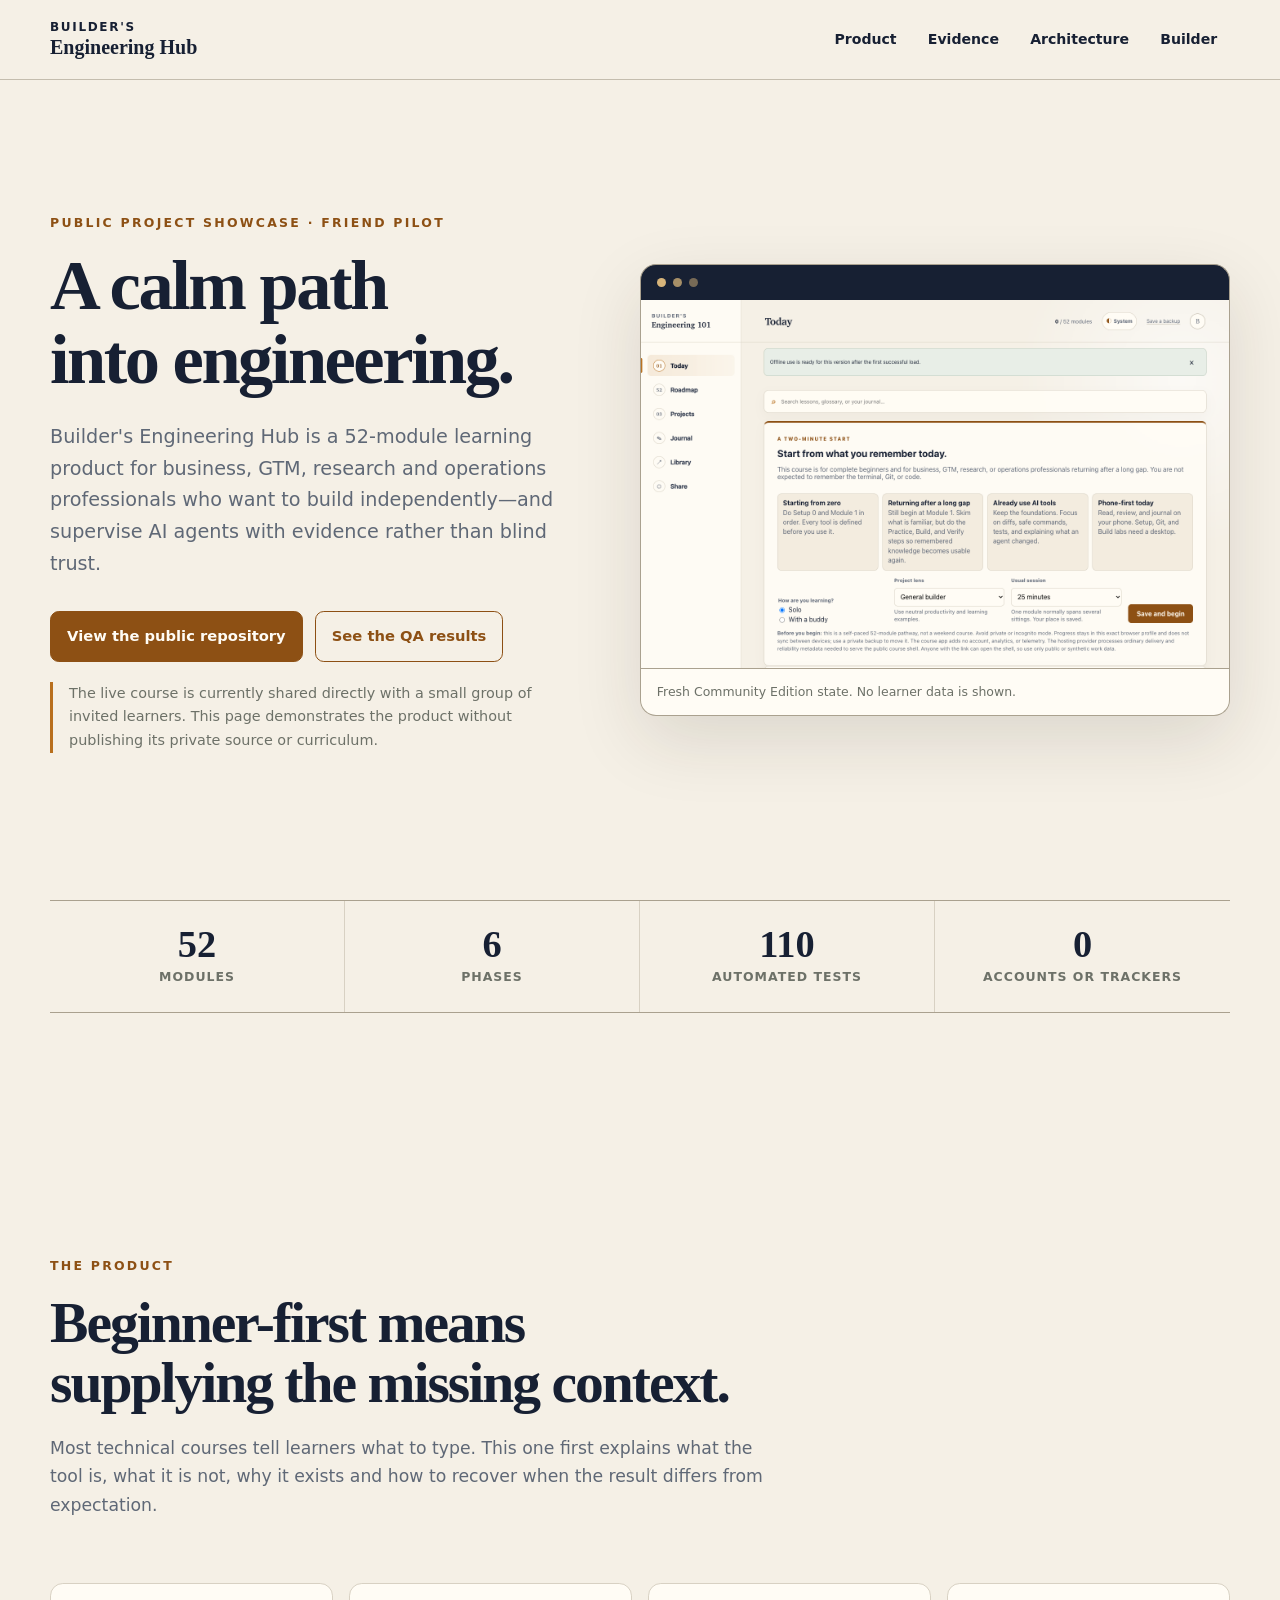
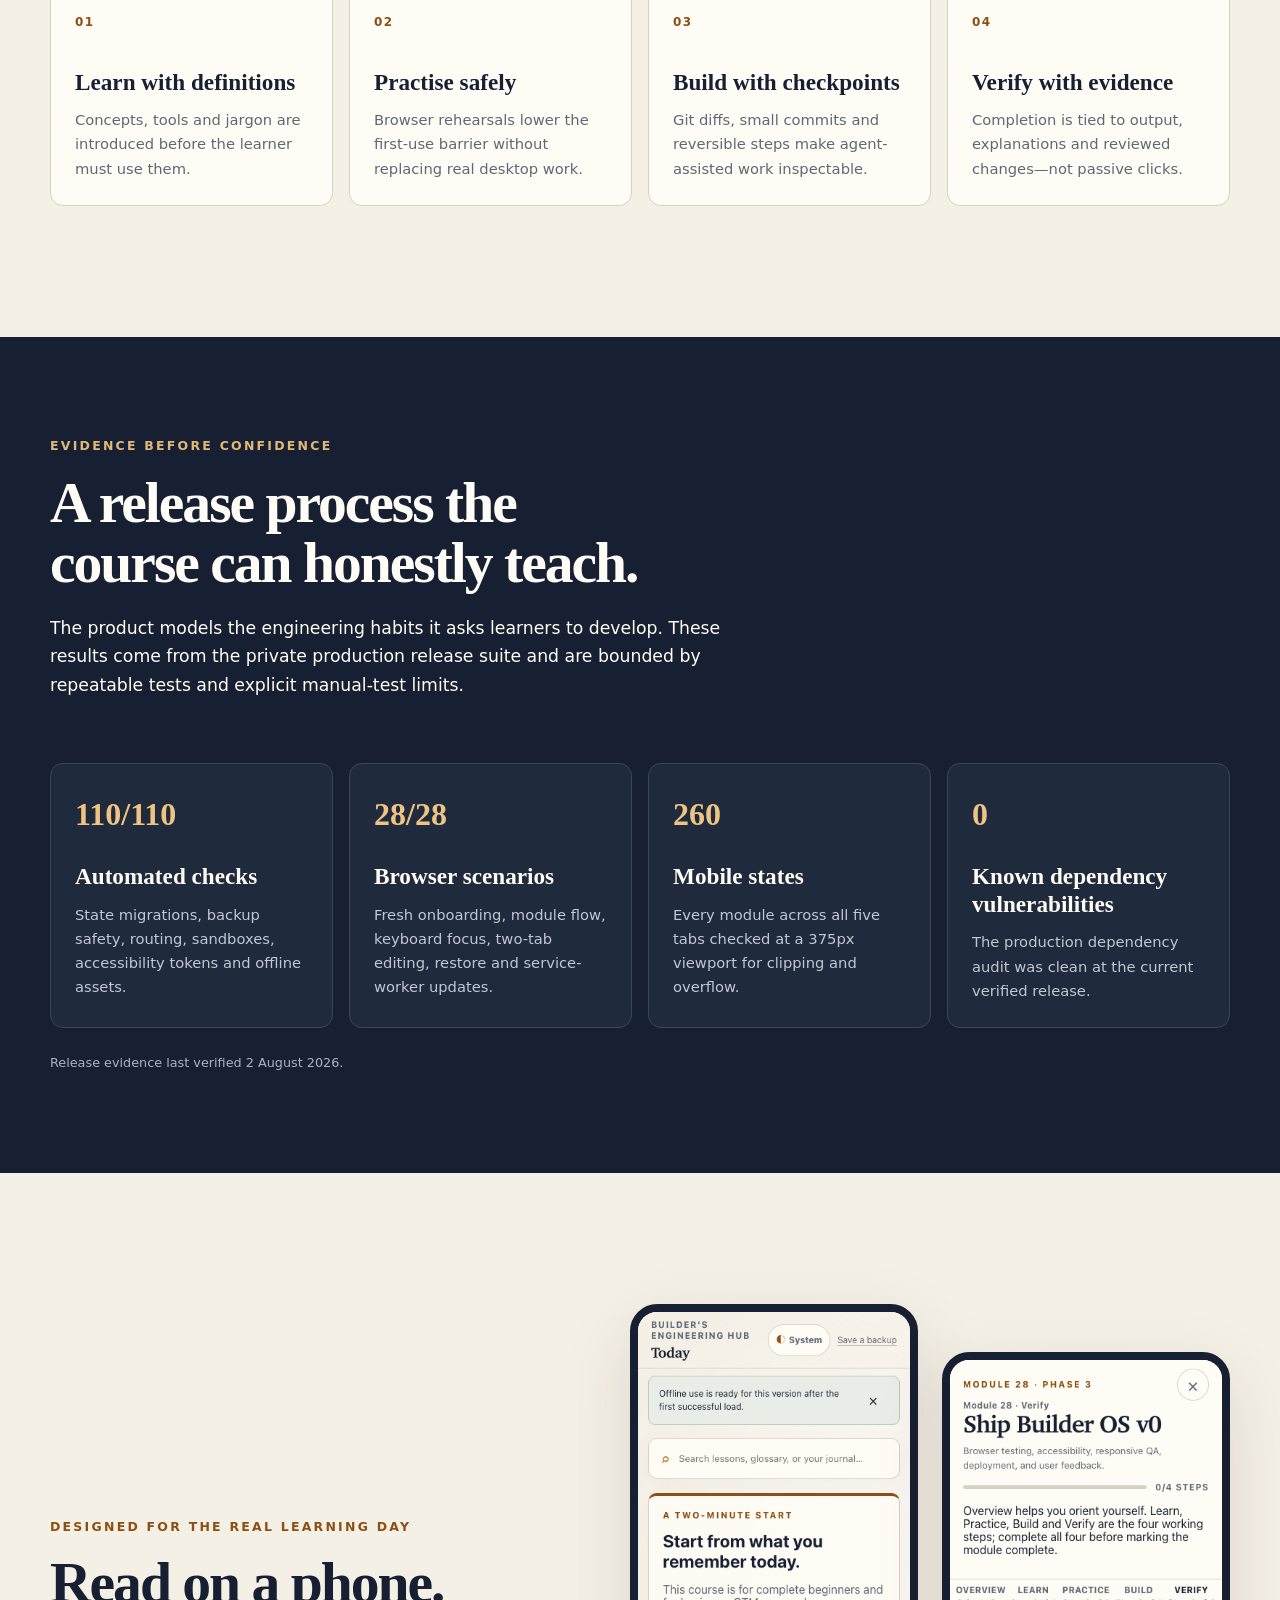
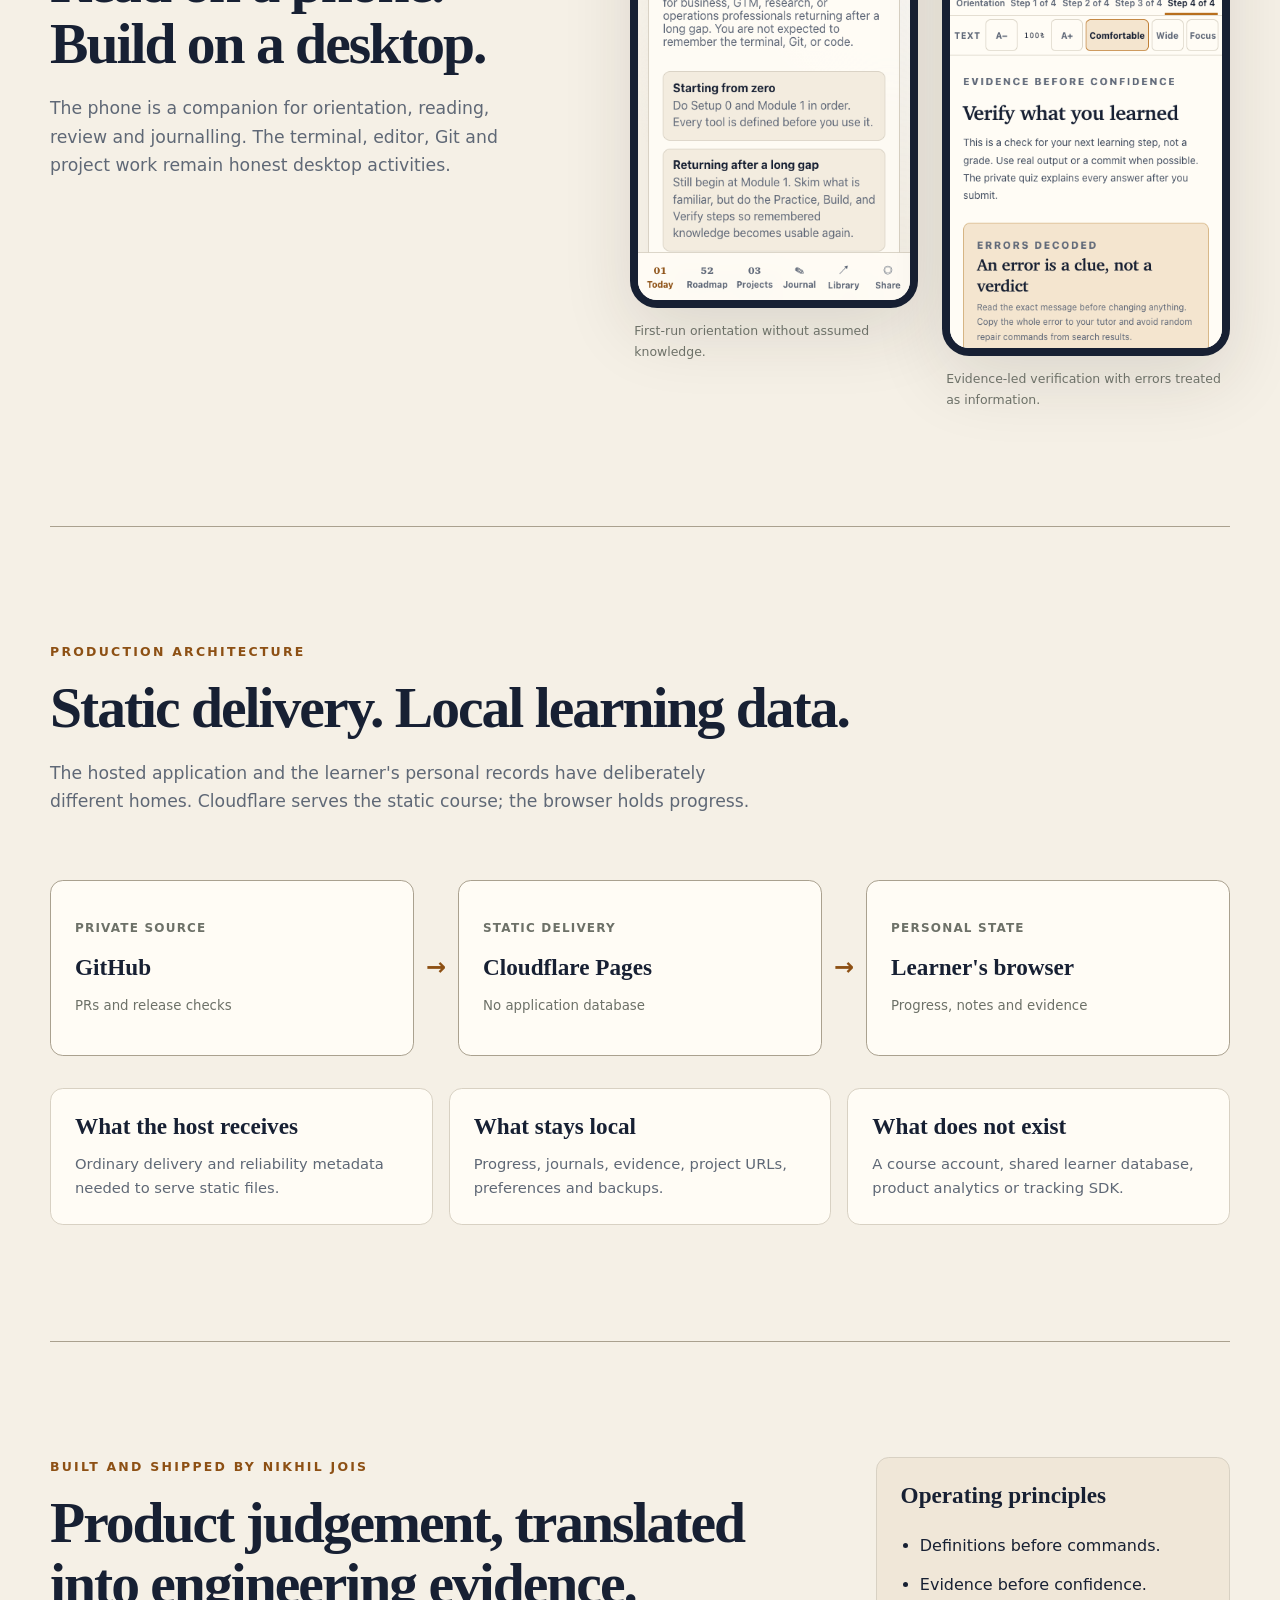
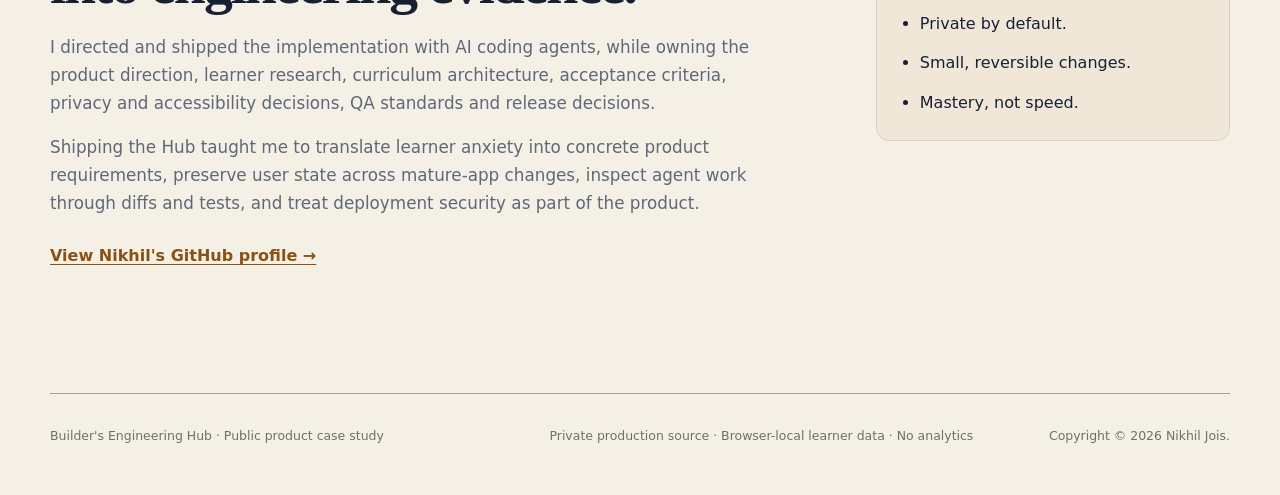
<file: index.html>
<!doctype html>
<html lang="en">
  <head>
    <meta charset="UTF-8" />
    <meta name="viewport" content="width=device-width, initial-scale=1" />
    <meta
      http-equiv="Content-Security-Policy"
      content="default-src 'none'; base-uri 'none'; connect-src 'none'; font-src 'none'; form-action 'none'; frame-src 'none'; img-src 'self' data:; manifest-src 'none'; media-src 'none'; object-src 'none'; script-src 'none'; style-src 'self'; worker-src 'none'"
    />
    <meta name="referrer" content="no-referrer" />
    <meta
      name="description"
      content="A public case study of Builder's Engineering Hub, a beginner-first, local-first engineering course for business and GTM professionals."
    />
    <meta name="theme-color" content="#f5f0e6" />
    <meta name="color-scheme" content="light" />
    <meta property="og:type" content="website" />
    <meta property="og:title" content="Builder's Engineering Hub — Public Project Showcase" />
    <meta
      property="og:description"
      content="A calm path back into engineering, built for business and GTM professionals who want to build and review software responsibly."
    />
    <meta
      property="og:url"
      content="https://nikhiljoisr.github.io/builders-engineering-hub-showcase/"
    />
    <meta name="twitter:card" content="summary" />
    <link rel="canonical" href="https://nikhiljoisr.github.io/builders-engineering-hub-showcase/" />
    <link rel="icon" href="favicon.svg" type="image/svg+xml" />
    <link rel="stylesheet" href="styles.css" />
    <title>Builder's Engineering Hub — Public Project Showcase</title>
  </head>
  <body>
    <a class="skip-link" href="#main-content">Skip to the case study</a>

    <header class="site-header">
      <a class="brand" href="#top" aria-label="Builder's Engineering Hub showcase home">
        <span>Builder's</span>
        <strong>Engineering Hub</strong>
      </a>
      <nav aria-label="Case study navigation">
        <a href="#product">Product</a>
        <a href="#evidence">Evidence</a>
        <a href="#architecture">Architecture</a>
        <a href="#builder">Builder</a>
      </nav>
    </header>

    <main id="main-content">
      <section class="hero" id="top" aria-labelledby="hero-title">
        <div class="hero-copy">
          <p class="eyebrow">Public project showcase · Friend pilot</p>
          <h1 id="hero-title">A calm path into engineering.</h1>
          <p class="hero-lede">
            Builder's Engineering Hub is a 52-module learning product for business, GTM,
            research and operations professionals who want to build independently—and
            supervise AI agents with evidence rather than blind trust.
          </p>
          <div class="hero-actions">
            <a class="button primary" href="https://github.com/nikhiljoisr/builders-engineering-hub-showcase">
              View the public repository
            </a>
            <a class="button secondary" href="#evidence">See the QA results</a>
          </div>
          <p class="pilot-note">
            The live course is currently shared directly with a small group of invited
            learners. This page demonstrates the product without publishing its private
            source or curriculum.
          </p>
        </div>

        <figure class="hero-visual">
          <div class="browser-frame" aria-hidden="true">
            <span></span><span></span><span></span>
          </div>
          <div class="screenshot-window desktop-window">
            <img
              src="assets/screenshots/today-desktop.png"
              alt="Fresh desktop view of Builder's Engineering Hub showing beginner onboarding and Setup 0"
              width="1440"
              height="900"
            />
          </div>
          <figcaption>Fresh Community Edition state. No learner data is shown.</figcaption>
        </figure>
      </section>

      <section class="fact-strip" aria-label="Product facts">
        <div><strong>52</strong><span>modules</span></div>
        <div><strong>6</strong><span>phases</span></div>
        <div><strong>110</strong><span>automated tests</span></div>
        <div><strong>0</strong><span>accounts or trackers</span></div>
      </section>

      <section class="section" id="product" aria-labelledby="product-title">
        <div class="section-heading">
          <p class="eyebrow">The product</p>
          <h2 id="product-title">Beginner-first means supplying the missing context.</h2>
          <p>
            Most technical courses tell learners what to type. This one first explains
            what the tool is, what it is not, why it exists and how to recover when the
            result differs from expectation.
          </p>
        </div>

        <div class="card-grid">
          <article class="feature-card">
            <span class="card-number">01</span>
            <h3>Learn with definitions</h3>
            <p>Concepts, tools and jargon are introduced before the learner must use them.</p>
          </article>
          <article class="feature-card">
            <span class="card-number">02</span>
            <h3>Practise safely</h3>
            <p>Browser rehearsals lower the first-use barrier without replacing real desktop work.</p>
          </article>
          <article class="feature-card">
            <span class="card-number">03</span>
            <h3>Build with checkpoints</h3>
            <p>Git diffs, small commits and reversible steps make agent-assisted work inspectable.</p>
          </article>
          <article class="feature-card">
            <span class="card-number">04</span>
            <h3>Verify with evidence</h3>
            <p>Completion is tied to output, explanations and reviewed changes—not passive clicks.</p>
          </article>
        </div>
      </section>

      <section class="section evidence-section" id="evidence" aria-labelledby="evidence-title">
        <div class="section-heading">
          <p class="eyebrow">Evidence before confidence</p>
          <h2 id="evidence-title">A release process the course can honestly teach.</h2>
          <p>
            The product models the engineering habits it asks learners to develop. These
            results come from the private production release suite and are bounded by
            repeatable tests and explicit manual-test limits.
          </p>
        </div>

        <div class="evidence-grid">
          <article><strong>110/110</strong><h3>Automated checks</h3><p>State migrations, backup safety, routing, sandboxes, accessibility tokens and offline assets.</p></article>
          <article><strong>28/28</strong><h3>Browser scenarios</h3><p>Fresh onboarding, module flow, keyboard focus, two-tab editing, restore and service-worker updates.</p></article>
          <article><strong>260</strong><h3>Mobile states</h3><p>Every module across all five tabs checked at a 375px viewport for clipping and overflow.</p></article>
          <article><strong>0</strong><h3>Known dependency vulnerabilities</h3><p>The production dependency audit was clean at the current verified release.</p></article>
        </div>
        <p class="verification-date">Release evidence last verified 2 August 2026.</p>
      </section>

      <section class="section screenshots-section" aria-labelledby="screenshots-title">
        <div class="section-heading">
          <p class="eyebrow">Designed for the real learning day</p>
          <h2 id="screenshots-title">Read on a phone. Build on a desktop.</h2>
          <p>
            The phone is a companion for orientation, reading, review and journalling. The
            terminal, editor, Git and project work remain honest desktop activities.
          </p>
        </div>
        <div class="phone-gallery">
          <figure>
            <div class="phone-frame">
              <img
                src="assets/screenshots/first-run-mobile.png"
                alt="Mobile first-run screen explaining paths for complete beginners and returning learners"
                width="375"
                height="812"
                loading="lazy"
              />
            </div>
            <figcaption>First-run orientation without assumed knowledge.</figcaption>
          </figure>
          <figure>
            <div class="phone-frame">
              <img
                src="assets/screenshots/verification-mobile.png"
                alt="Mobile Verify lesson showing evidence-based completion and an errors-decoded panel"
                width="375"
                height="812"
                loading="lazy"
              />
            </div>
            <figcaption>Evidence-led verification with errors treated as information.</figcaption>
          </figure>
        </div>
      </section>

      <section class="section architecture-section" id="architecture" aria-labelledby="architecture-title">
        <div class="section-heading">
          <p class="eyebrow">Production architecture</p>
          <h2 id="architecture-title">Static delivery. Local learning data.</h2>
          <p>
            The hosted application and the learner's personal records have deliberately
            different homes. Cloudflare serves the static course; the browser holds progress.
          </p>
        </div>

        <div class="architecture-flow" role="img" aria-label="Private GitHub source is verified and deployed as a static application through Cloudflare Pages. Learner progress remains in the learner's browser.">
          <div><span>Private source</span><strong>GitHub</strong><small>PRs and release checks</small></div>
          <b aria-hidden="true">→</b>
          <div><span>Static delivery</span><strong>Cloudflare Pages</strong><small>No application database</small></div>
          <b aria-hidden="true">→</b>
          <div><span>Personal state</span><strong>Learner's browser</strong><small>Progress, notes and evidence</small></div>
        </div>

        <div class="boundary-grid">
          <article><h3>What the host receives</h3><p>Ordinary delivery and reliability metadata needed to serve static files.</p></article>
          <article><h3>What stays local</h3><p>Progress, journals, evidence, project URLs, preferences and backups.</p></article>
          <article><h3>What does not exist</h3><p>A course account, shared learner database, product analytics or tracking SDK.</p></article>
        </div>
      </section>

      <section class="section builder-section" id="builder" aria-labelledby="builder-title">
        <div class="builder-copy">
          <p class="eyebrow">Built and shipped by Nikhil Jois</p>
          <h2 id="builder-title">Product judgement, translated into engineering evidence.</h2>
          <p>
            I directed and shipped the implementation with AI coding agents, while owning
            the product direction, learner research, curriculum architecture, acceptance
            criteria, privacy and accessibility decisions, QA standards and release
            decisions.
          </p>
          <p>
            Shipping the Hub taught me to translate learner anxiety into concrete product
            requirements, preserve user state across mature-app changes, inspect agent work
            through diffs and tests, and treat deployment security as part of the product.
          </p>
          <a class="text-link" href="https://github.com/nikhiljoisr">View Nikhil's GitHub profile →</a>
        </div>
        <aside class="principles-card" aria-labelledby="principles-title">
          <h3 id="principles-title">Operating principles</h3>
          <ul>
            <li>Definitions before commands.</li>
            <li>Evidence before confidence.</li>
            <li>Private by default.</li>
            <li>Small, reversible changes.</li>
            <li>Mastery, not speed.</li>
          </ul>
        </aside>
      </section>
    </main>

    <footer>
      <p>Builder's Engineering Hub · Public product case study</p>
      <p>Private production source · Browser-local learner data · No analytics</p>
      <p>Copyright © 2026 Nikhil Jois.</p>
    </footer>
  </body>
</html>
</file>
<file: styles.css>
:root {
  --canvas: #f5f0e6;
  --paper: #fffcf5;
  --ink: #172033;
  --muted: #5f6876;
  --quiet: #6d7168;
  --amber: #b86f1d;
  --amber-dark: #8d5014;
  --amber-deep: #6f3d0e;
  --wash: #f0e7d8;
  --sage-wash: #e8eee8;
  --border: #d8d1c3;
  --border-strong: #aaa18f;
  --shadow: 0 24px 70px rgba(42, 35, 25, 0.12);
  --serif: Georgia, "Times New Roman", serif;
  --sans: Inter, ui-sans-serif, system-ui, -apple-system, BlinkMacSystemFont, "Segoe UI", sans-serif;
}

* {
  box-sizing: border-box;
}

html {
  scroll-behavior: smooth;
  scroll-padding-top: 6rem;
}

body {
  margin: 0;
  overflow-x: hidden;
  overflow-x: clip;
  background: var(--canvas);
  color: var(--ink);
  font-family: var(--sans);
  font-size: 1rem;
  line-height: 1.65;
  text-rendering: optimizeLegibility;
}

img {
  display: block;
  max-width: 100%;
}

a {
  color: var(--amber-dark);
  text-underline-offset: 0.2em;
  text-decoration-thickness: 1px;
}

a:hover {
  color: var(--amber-deep);
}

:focus-visible {
  outline: 3px solid var(--amber-dark);
  outline-offset: 4px;
}

.skip-link {
  position: fixed;
  top: 0.75rem;
  left: 0.75rem;
  z-index: 100;
  padding: 0.75rem 1rem;
  border-radius: 0.5rem;
  background: var(--ink);
  color: var(--paper);
  transform: translateY(-150%);
}

.skip-link:focus {
  transform: translateY(0);
}

.site-header {
  position: sticky;
  top: 0;
  z-index: 20;
  display: flex;
  align-items: center;
  justify-content: space-between;
  gap: 2rem;
  min-height: 5rem;
  padding: 0.85rem max(1.25rem, calc((100vw - 1180px) / 2));
  border-bottom: 1px solid rgba(170, 161, 143, 0.65);
  background: rgba(245, 240, 230, 0.95);
  backdrop-filter: blur(16px);
}

.brand {
  display: grid;
  min-height: 2.75rem;
  align-content: center;
  color: var(--ink);
  text-decoration: none;
  line-height: 1.05;
}

.brand span {
  font-size: 0.75rem;
  font-weight: 750;
  letter-spacing: 0.14em;
  text-transform: uppercase;
}

.brand strong {
  margin-top: 0.25rem;
  font-family: var(--serif);
  font-size: 1.25rem;
}

nav {
  display: flex;
  gap: 0.35rem;
}

nav a {
  min-height: 2.75rem;
  padding: 0.65rem 0.8rem;
  border-radius: 999px;
  color: var(--ink);
  font-size: 0.88rem;
  font-weight: 700;
  text-decoration: none;
}

nav a:hover {
  background: var(--wash);
}

main,
footer {
  width: min(1180px, calc(100% - 2.5rem));
  margin-inline: auto;
}

.hero {
  display: grid;
  grid-template-columns: minmax(0, 0.93fr) minmax(420px, 1.07fr);
  gap: clamp(2rem, 6vw, 5rem);
  align-items: center;
  min-height: calc(100vh - 5rem);
  padding: clamp(4rem, 8vw, 7rem) 0;
}

.eyebrow {
  margin: 0 0 1rem;
  color: var(--amber-dark);
  font-size: 0.78rem;
  font-weight: 800;
  letter-spacing: 0.18em;
  text-transform: uppercase;
}

h1,
h2,
h3,
p {
  margin-top: 0;
}

h1,
h2,
h3 {
  text-wrap: balance;
}

h1,
h2 {
  font-family: var(--serif);
  font-weight: 600;
  line-height: 1.05;
  letter-spacing: -0.035em;
}

h1 {
  max-width: 760px;
  margin-bottom: 1.5rem;
  font-size: clamp(3.5rem, 5.5vw, 5.8rem);
}

h2 {
  margin-bottom: 1.25rem;
  font-size: clamp(2.3rem, 4.5vw, 4.35rem);
}

h3 {
  font-family: var(--serif);
  font-size: 1.45rem;
  line-height: 1.2;
}

.hero-lede {
  max-width: 680px;
  margin-bottom: 2rem;
  color: var(--muted);
  font-size: clamp(1.08rem, 1.5vw, 1.27rem);
}

.hero-actions {
  display: flex;
  flex-wrap: wrap;
  gap: 0.75rem;
  margin-bottom: 1.25rem;
}

.button {
  display: inline-flex;
  align-items: center;
  justify-content: center;
  min-height: 3rem;
  padding: 0.75rem 1rem;
  border: 1px solid var(--amber-dark);
  border-radius: 0.55rem;
  font-size: 0.92rem;
  font-weight: 800;
  text-decoration: none;
}

.button.primary {
  background: var(--amber-dark);
  color: var(--paper);
}

.button.primary:hover {
  border-color: var(--amber-deep);
  background: var(--amber-deep);
  color: white;
}

.button.secondary {
  background: transparent;
  color: var(--amber-dark);
}

.button.secondary:hover {
  background: var(--wash);
}

.pilot-note {
  max-width: 650px;
  padding-left: 1rem;
  border-left: 3px solid var(--amber);
  color: var(--quiet);
  font-size: 0.9rem;
}

.hero-visual {
  margin: 0;
  border-radius: 1rem;
  box-shadow: var(--shadow);
}

.browser-frame {
  display: flex;
  gap: 0.42rem;
  height: 2.25rem;
  align-items: center;
  padding: 0 1rem;
  border: 1px solid var(--border-strong);
  border-bottom: 0;
  border-radius: 1rem 1rem 0 0;
  background: var(--ink);
}

.browser-frame span {
  width: 0.58rem;
  height: 0.58rem;
  border-radius: 50%;
  background: #d7b47a;
}

.browser-frame span:nth-child(2) {
  opacity: 0.75;
}

.browser-frame span:nth-child(3) {
  opacity: 0.5;
}

.screenshot-window {
  overflow: hidden;
  border: 1px solid var(--border-strong);
  border-top: 0;
  background: var(--paper);
}

.desktop-window {
  aspect-ratio: 1.6 / 1;
}

.desktop-window img {
  width: 100%;
  height: auto;
}

.hero-visual figcaption {
  padding: 0.8rem 1rem;
  border: 1px solid var(--border-strong);
  border-top: 0;
  border-radius: 0 0 1rem 1rem;
  background: var(--paper);
  color: var(--quiet);
  font-size: 0.78rem;
}

.fact-strip {
  display: grid;
  grid-template-columns: repeat(4, 1fr);
  margin-bottom: clamp(5rem, 10vw, 9rem);
  border-block: 1px solid var(--border-strong);
}

.fact-strip div {
  display: grid;
  gap: 0.25rem;
  padding: 1.5rem;
  border-right: 1px solid var(--border);
  text-align: center;
}

.fact-strip div:last-child {
  border-right: 0;
}

.fact-strip strong {
  font-family: var(--serif);
  font-size: 2.4rem;
  font-weight: 600;
  line-height: 1;
}

.fact-strip span {
  color: var(--quiet);
  font-size: 0.78rem;
  font-weight: 750;
  letter-spacing: 0.08em;
  text-transform: uppercase;
}

.section {
  padding: clamp(4rem, 9vw, 8rem) 0;
}

.section-heading {
  max-width: 820px;
  margin-bottom: clamp(2.5rem, 5vw, 4rem);
}

.section-heading > p:last-child {
  max-width: 720px;
  color: var(--muted);
  font-size: 1.08rem;
}

.card-grid,
.evidence-grid,
.boundary-grid {
  display: grid;
  grid-template-columns: repeat(4, 1fr);
  gap: 1rem;
}

.feature-card,
.evidence-grid article,
.boundary-grid article,
.principles-card {
  padding: 1.5rem;
  border: 1px solid var(--border);
  border-radius: 0.8rem;
  background: var(--paper);
}

.card-number {
  display: inline-block;
  margin-bottom: 2.25rem;
  color: var(--amber-dark);
  font-size: 0.75rem;
  font-weight: 800;
  letter-spacing: 0.12em;
}

.feature-card h3,
.evidence-grid h3,
.boundary-grid h3 {
  margin-bottom: 0.7rem;
}

.feature-card p,
.evidence-grid p,
.boundary-grid p {
  margin-bottom: 0;
  color: var(--muted);
  font-size: 0.92rem;
}

.evidence-section {
  position: relative;
}

.evidence-section::before {
  position: absolute;
  z-index: -1;
  top: 1rem;
  right: calc(50% - 50vw);
  bottom: 1rem;
  left: calc(50% - 50vw);
  background: var(--ink);
  content: "";
}

.evidence-section .section-heading,
.evidence-section .section-heading > p:last-child {
  color: var(--paper);
}

.evidence-section .eyebrow {
  color: #e3b875;
}

.evidence-grid article {
  border-color: #3c465b;
  background: #202a3d;
}

.evidence-grid strong {
  display: block;
  margin-bottom: 1.4rem;
  color: #efc383;
  font-family: var(--serif);
  font-size: 2rem;
  font-weight: 600;
}

.evidence-grid h3 {
  color: var(--paper);
}

.evidence-grid p {
  color: #c1c8d3;
}

.verification-date {
  margin: 1.5rem 0 0;
  color: #aab3c0;
  font-size: 0.8rem;
}

.screenshots-section {
  display: grid;
  grid-template-columns: minmax(0, 0.9fr) minmax(500px, 1.1fr);
  gap: clamp(2rem, 7vw, 6rem);
  align-items: center;
}

.screenshots-section .section-heading {
  margin-bottom: 0;
}

.phone-gallery {
  display: grid;
  grid-template-columns: repeat(2, minmax(0, 1fr));
  gap: 1.5rem;
  align-items: start;
}

.phone-gallery figure {
  margin: 0;
}

.phone-frame {
  overflow: hidden;
  border: 8px solid var(--ink);
  border-radius: 1.7rem;
  background: var(--paper);
  box-shadow: var(--shadow);
}

.phone-frame img {
  width: 100%;
  height: auto;
}

.phone-gallery figure:nth-child(2) {
  margin-top: 3rem;
}

.phone-gallery figcaption {
  padding: 0.8rem 0.25rem 0;
  color: var(--quiet);
  font-size: 0.78rem;
}

.architecture-section {
  border-top: 1px solid var(--border-strong);
}

.architecture-flow {
  display: grid;
  grid-template-columns: 1fr auto 1fr auto 1fr;
  align-items: stretch;
  gap: 0.75rem;
  margin-bottom: 2rem;
}

.architecture-flow > div {
  display: grid;
  align-content: center;
  min-height: 11rem;
  padding: 1.5rem;
  border: 1px solid var(--border-strong);
  border-radius: 0.8rem;
  background: var(--paper);
}

.architecture-flow > b {
  align-self: center;
  color: var(--amber-dark);
  font-size: 1.5rem;
}

.architecture-flow span,
.architecture-flow small {
  color: var(--quiet);
}

.architecture-flow span {
  font-size: 0.75rem;
  font-weight: 800;
  letter-spacing: 0.1em;
  text-transform: uppercase;
}

.architecture-flow strong {
  margin: 0.55rem 0;
  font-family: var(--serif);
  font-size: 1.45rem;
}

.boundary-grid {
  grid-template-columns: repeat(3, 1fr);
}

.builder-section {
  display: grid;
  grid-template-columns: minmax(0, 1.35fr) minmax(300px, 0.65fr);
  gap: clamp(2rem, 7vw, 6rem);
  align-items: start;
  border-top: 1px solid var(--border-strong);
}

.builder-copy > p:not(.eyebrow) {
  max-width: 760px;
  color: var(--muted);
  font-size: 1.05rem;
}

.text-link {
  display: inline-block;
  min-height: 2.75rem;
  padding-block: 0.55rem;
  font-weight: 800;
}

.principles-card {
  background: var(--wash);
}

.principles-card ul {
  display: grid;
  gap: 0.8rem;
  margin: 0;
  padding-left: 1.2rem;
}

footer {
  display: grid;
  grid-template-columns: 1fr 1fr auto;
  gap: 1rem;
  align-items: center;
  padding: 2rem 0 3rem;
  border-top: 1px solid var(--border-strong);
  color: var(--quiet);
  font-size: 0.78rem;
}

footer p {
  margin: 0;
}

@media (max-width: 960px) {
  .hero,
  .screenshots-section,
  .builder-section {
    grid-template-columns: 1fr;
  }

  .hero {
    min-height: auto;
  }

  .hero-visual {
    max-width: 720px;
  }

  .card-grid,
  .evidence-grid {
    grid-template-columns: repeat(2, 1fr);
  }

  .screenshots-section .section-heading {
    margin-bottom: 2rem;
  }

  .phone-gallery {
    max-width: 680px;
  }

  footer {
    grid-template-columns: 1fr;
  }
}

@media (max-width: 700px) {
  html {
    scroll-padding-top: 1rem;
  }

  .site-header {
    position: static;
    align-items: flex-start;
    padding: 1rem 1.25rem;
  }

  nav {
    display: none;
  }

  main,
  footer {
    width: min(100% - 1.5rem, 1180px);
  }

  .hero {
    padding: 3.25rem 0 4rem;
  }

  h1 {
    font-size: clamp(3rem, 15vw, 4.8rem);
  }

  h2 {
    font-size: clamp(2.25rem, 11vw, 3.4rem);
  }

  .hero-actions {
    display: grid;
  }

  .button {
    width: 100%;
  }

  .fact-strip {
    grid-template-columns: repeat(2, 1fr);
  }

  .fact-strip div:nth-child(2) {
    border-right: 0;
  }

  .fact-strip div:nth-child(-n + 2) {
    border-bottom: 1px solid var(--border);
  }

  .card-grid,
  .evidence-grid,
  .boundary-grid {
    grid-template-columns: 1fr;
  }

  .phone-gallery {
    gap: 0.75rem;
  }

  .phone-frame {
    border-width: 5px;
    border-radius: 1.2rem;
  }

  .phone-gallery figure:nth-child(2) {
    margin-top: 2rem;
  }

  .phone-gallery figcaption {
    font-size: 0.75rem;
  }

  .architecture-flow {
    grid-template-columns: 1fr;
  }

  .architecture-flow > b {
    justify-self: center;
    transform: rotate(90deg);
  }
}

@media (prefers-reduced-motion: reduce) {
  html {
    scroll-behavior: auto;
  }

  *,
  *::before,
  *::after {
    animation-duration: 0.01ms !important;
    animation-iteration-count: 1 !important;
    transition-duration: 0.01ms !important;
  }
}

@media (prefers-contrast: more) {
  :root {
    --muted: #454b56;
    --quiet: #50534d;
    --border: #8f8778;
    --border-strong: #645e53;
  }
}

@media (forced-colors: active) {
  .button,
  .feature-card,
  .evidence-grid article,
  .boundary-grid article,
  .architecture-flow > div,
  .principles-card,
  .phone-frame,
  .screenshot-window,
  .browser-frame {
    border: 1px solid CanvasText;
  }

  .button.primary {
    color: ButtonText;
    background: ButtonFace;
  }
}

@media print {
  .site-header,
  .hero-actions,
  .hero-visual,
  .phone-gallery {
    display: none;
  }

  body {
    background: white;
    color: black;
  }

  .evidence-section::before {
    display: none;
  }

  .evidence-section .section-heading,
  .evidence-section .section-heading > p:last-child,
  .evidence-grid h3,
  .evidence-grid p,
  .evidence-grid strong,
  .verification-date {
    color: black;
  }
}
</file>
